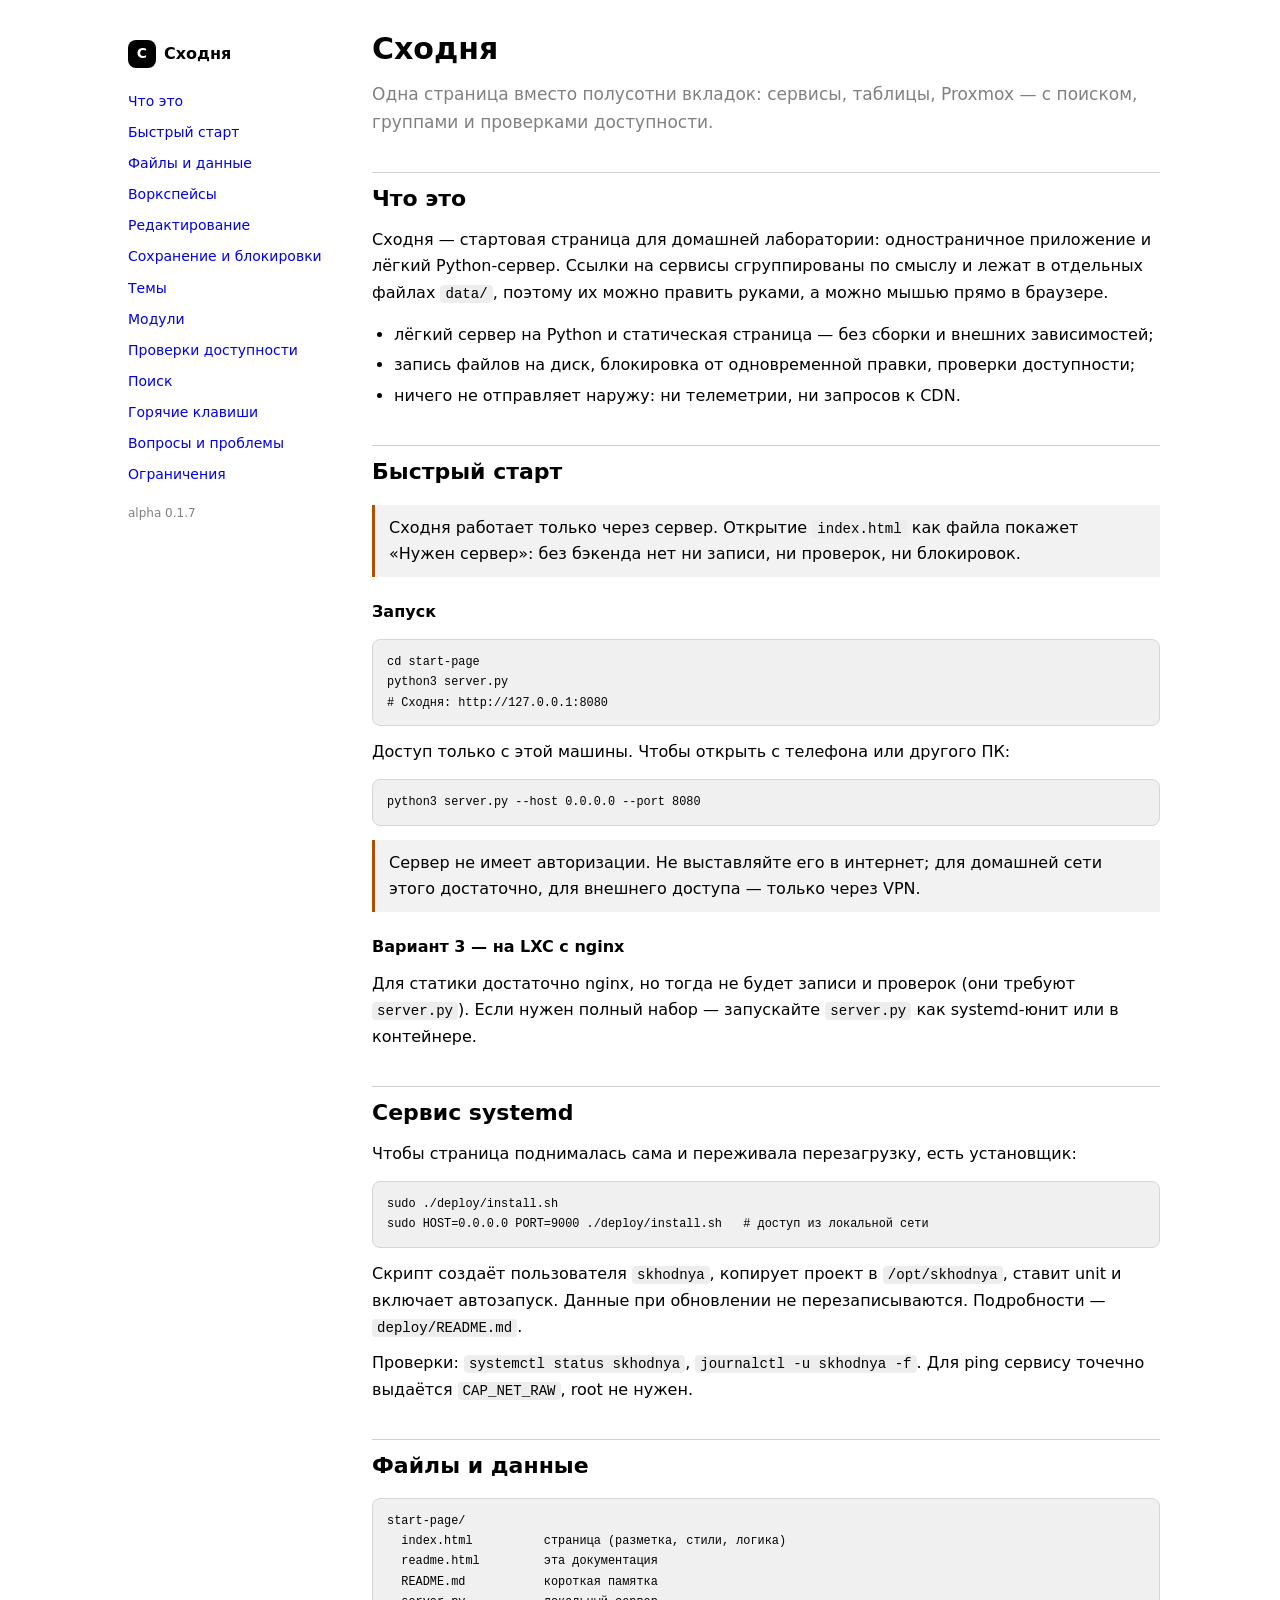
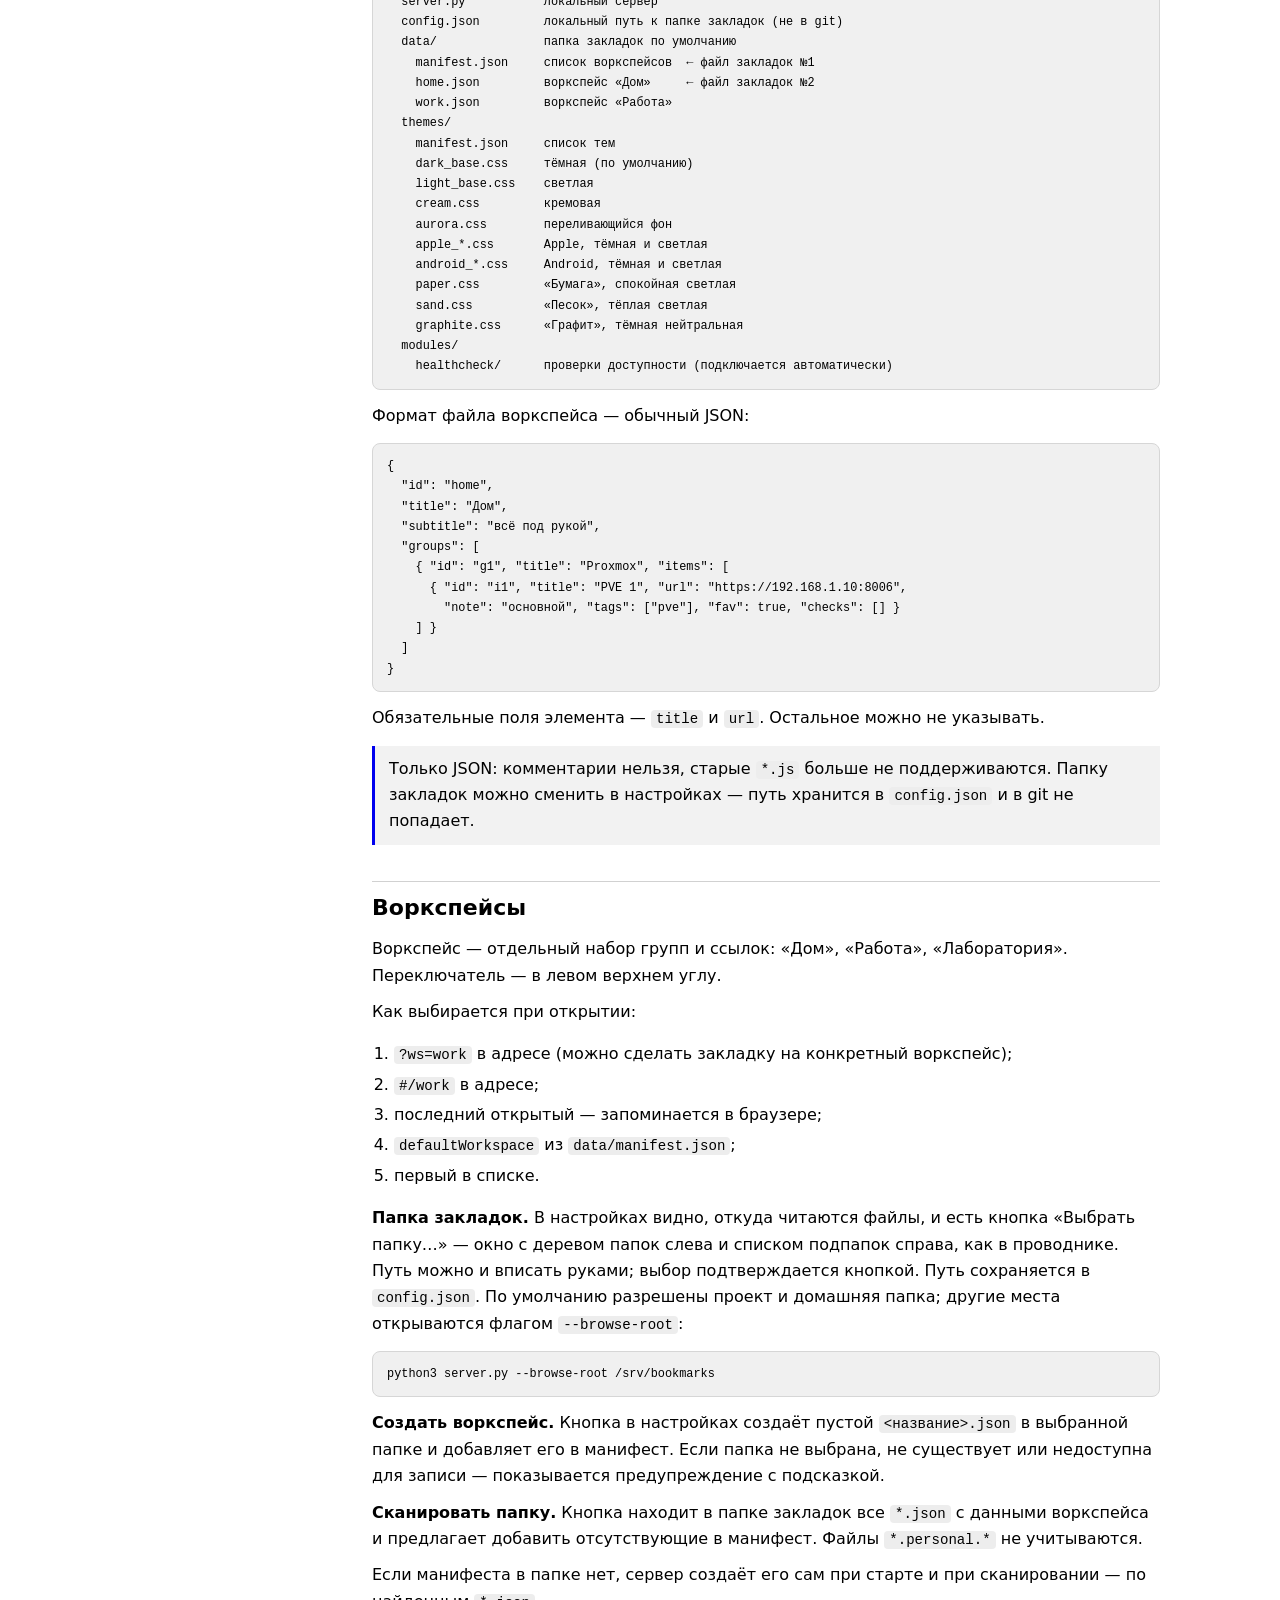
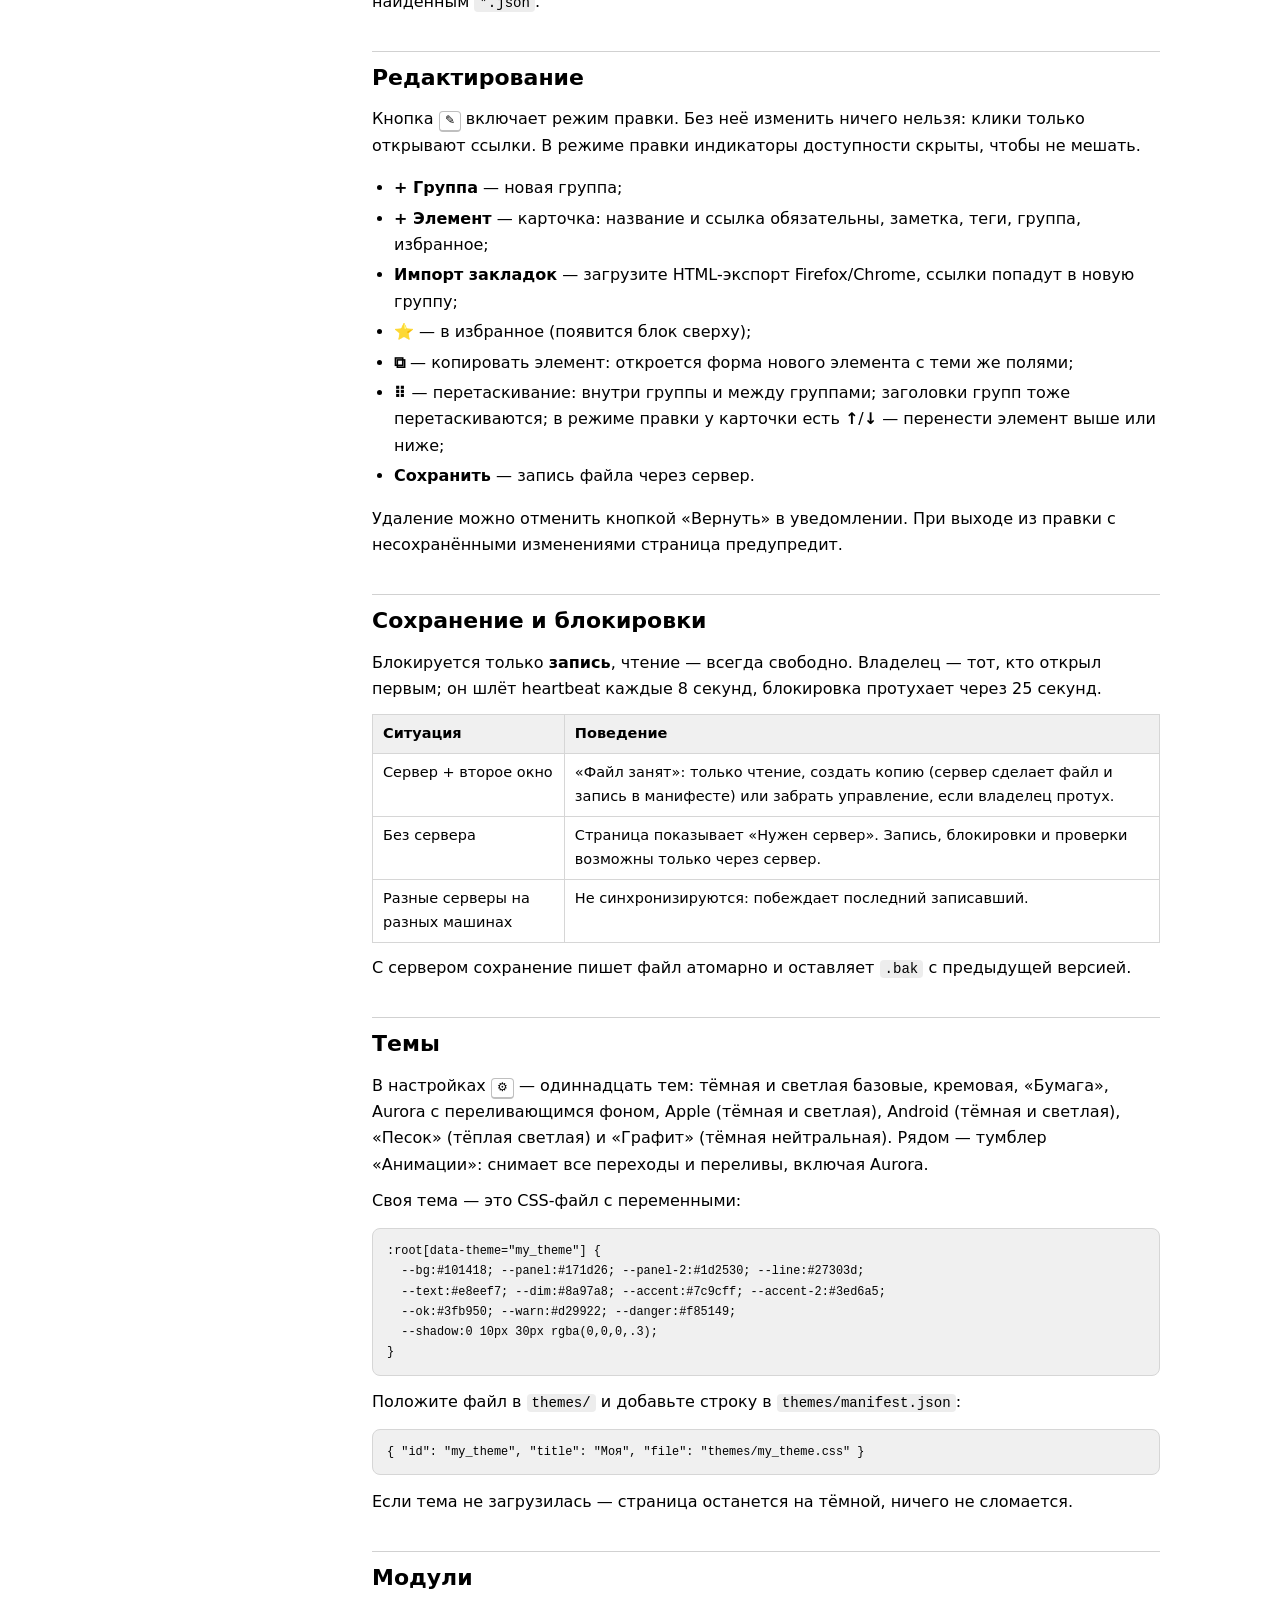
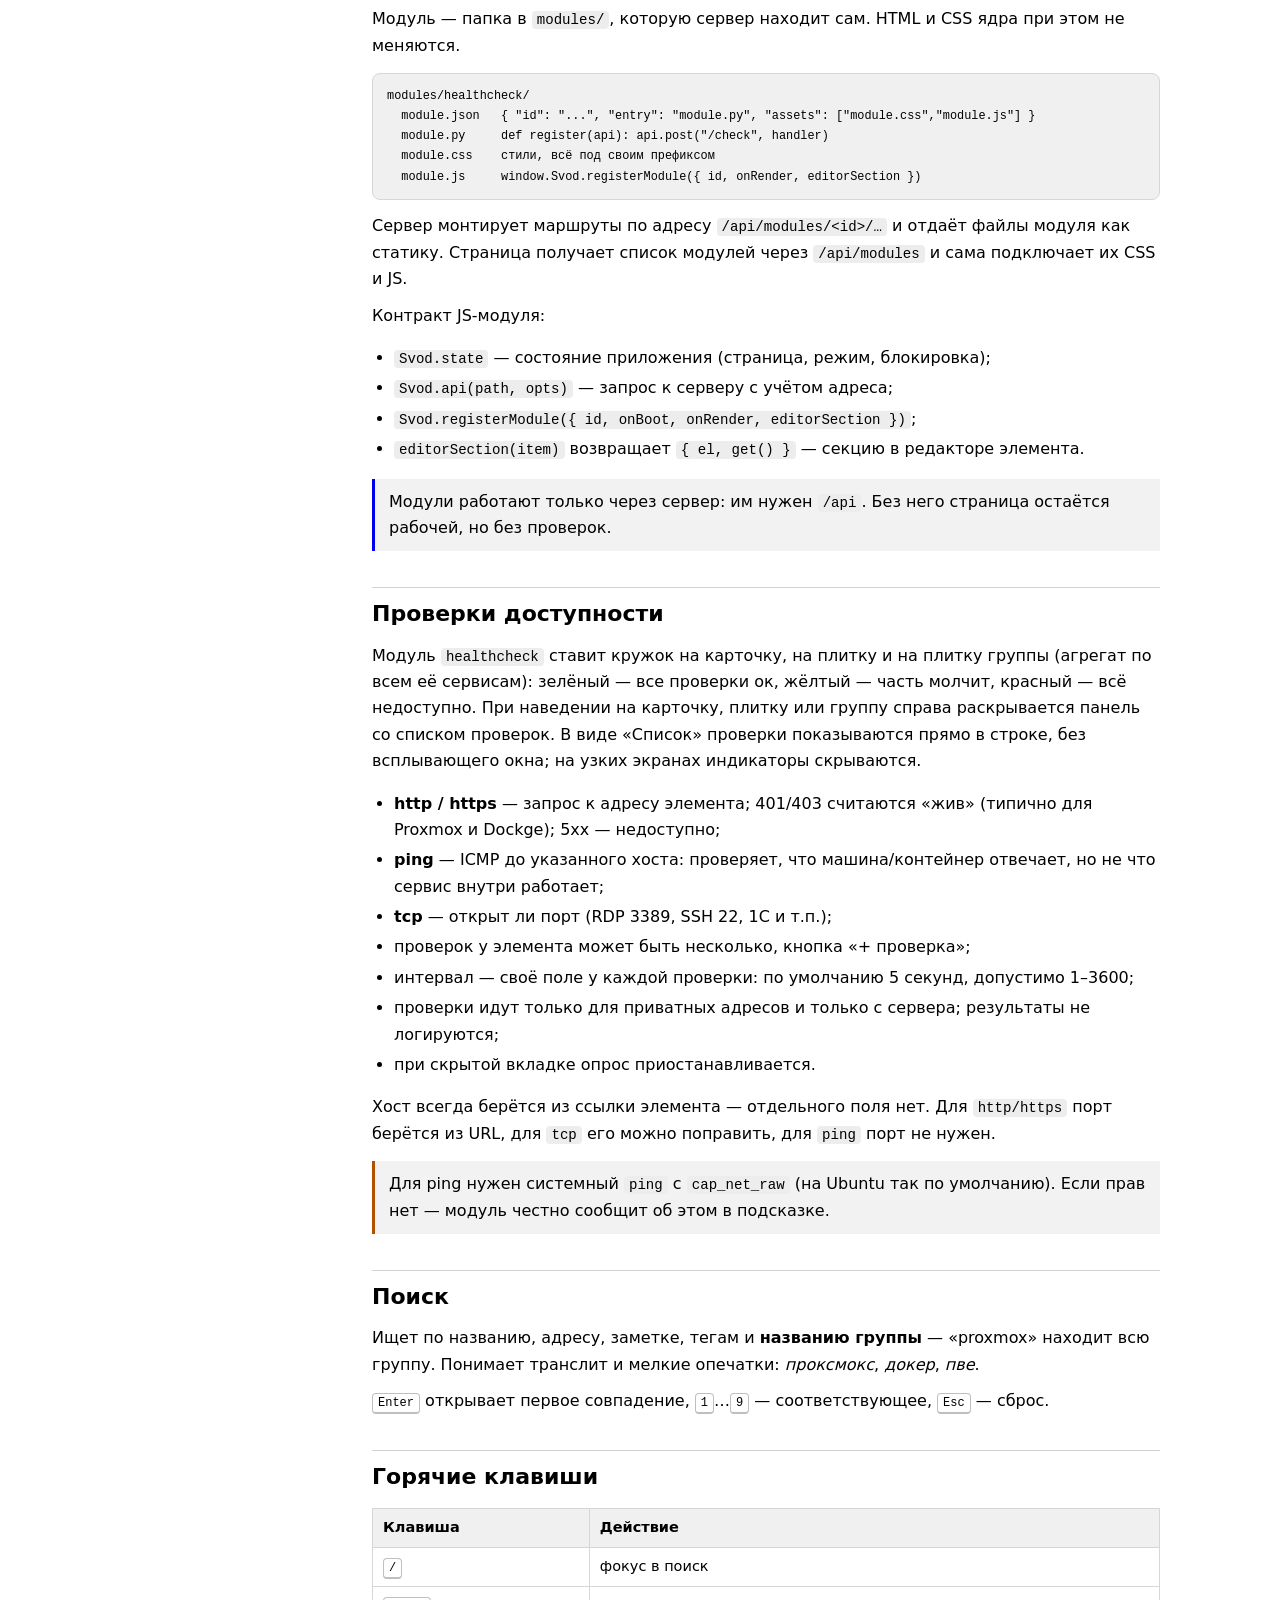
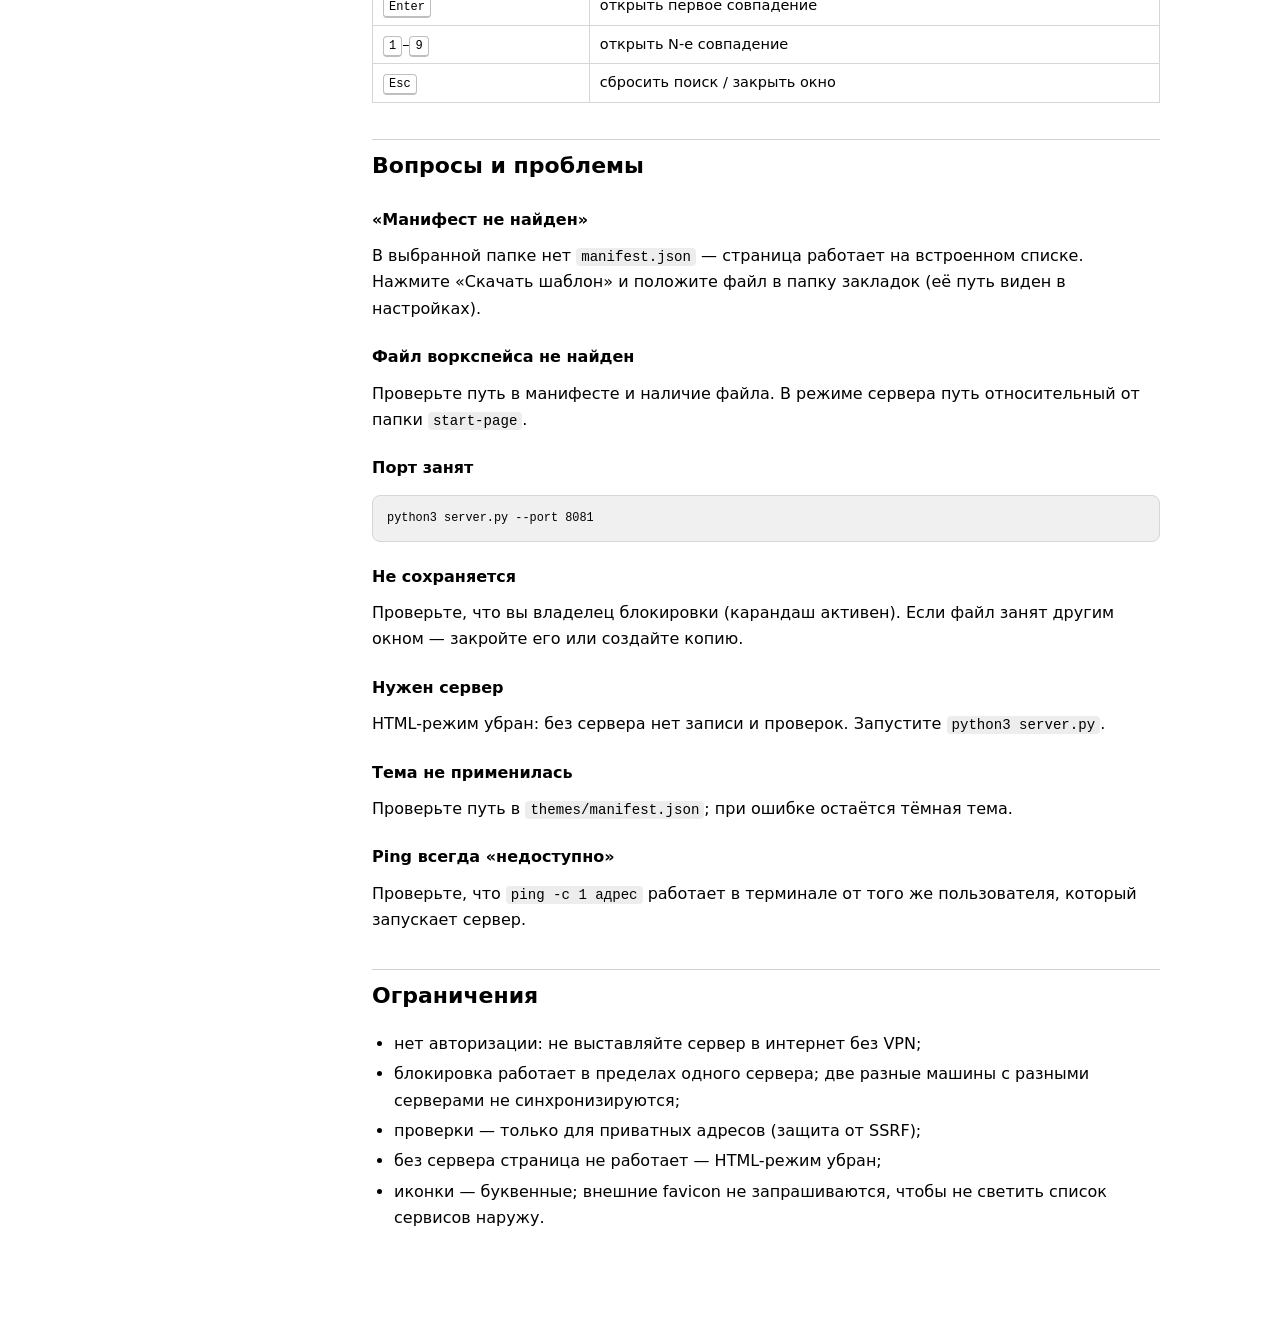
<file: readme.html>
<!doctype html>
<html lang="ru">
<head>
<meta charset="utf-8">
<meta name="viewport" content="width=device-width, initial-scale=1">
<title>Сходня — документация</title>
<style>
  :root { color-scheme: light dark; }
  * { box-sizing: border-box; }
  html { scroll-behavior: smooth; }
  body {
    margin: 0 auto; max-width: 1080px; padding: 24px 20px 60px;
    font: 16px/1.65 system-ui, -apple-system, "Segoe UI", Roboto, Ubuntu, sans-serif;
    color: CanvasText; background: Canvas;
  }
  .layout { display: grid; grid-template-columns: 220px minmax(0, 1fr); gap: 32px; }
  nav { position: sticky; top: 0; align-self: start; max-height: 100vh; overflow: auto; padding: 12px 0; }
  nav .brand { display: flex; align-items: center; gap: 8px; margin-bottom: 14px; text-decoration: none; color: inherit; }
  nav .logo { width: 28px; height: 28px; border-radius: 8px; display: grid; place-items: center;
    font-weight: 700; background: CanvasText; color: Canvas; }
  nav .brand b { font-size: 16px; }
  nav a { display: block; color: LinkText; text-decoration: none; font-size: 14px; padding: 4px 8px; border-radius: 6px; }
  nav a:hover { background: color-mix(in srgb, CanvasText 8%, Canvas); }
  nav a.sub { padding-left: 18px; font-size: 13px; }
  nav .ver { font-size: 12px; color: GrayText; margin-top: 14px; padding-left: 8px; }
  main { min-width: 0; }
  h1 { font-size: 30px; margin: 0 0 6px; }
  .lead { color: GrayText; margin: 0 0 24px; font-size: 17px; }
  h2 { font-size: 22px; margin: 36px 0 10px; padding-top: 8px;
    border-top: 1px solid color-mix(in srgb, CanvasText 18%, Canvas); }
  h3 { font-size: 16px; margin: 22px 0 6px; }
  p { margin: 10px 0; }
  a { color: LinkText; }
  code { font-family: ui-monospace, SFMono-Regular, Menlo, Consolas, monospace; font-size: .88em;
    background: color-mix(in srgb, CanvasText 7%, Canvas); border-radius: 4px; padding: 1px 5px; }
  pre { background: color-mix(in srgb, CanvasText 6%, Canvas); border: 1px solid color-mix(in srgb, CanvasText 16%, Canvas);
    border-radius: 8px; padding: 12px 14px; overflow: auto; font-size: 13.5px; line-height: 1.5; }
  pre code { background: none; padding: 0; }
  ul, ol { padding-left: 22px; }
  li { margin: 4px 0; }
  table { border-collapse: collapse; width: 100%; margin: 12px 0; font-size: 14.5px; }
  th, td { border: 1px solid color-mix(in srgb, CanvasText 16%, Canvas); padding: 7px 10px; text-align: left; vertical-align: top; }
  th { background: color-mix(in srgb, CanvasText 6%, Canvas); }
  .note { border-left: 3px solid LinkText; background: color-mix(in srgb, CanvasText 5%, Canvas);
    padding: 10px 14px; margin: 14px 0; }
  .warn { border-left-color: #b25000; }
  .bad { border-left-color: #b42318; }
  kbd { font: 12px/1 ui-monospace, monospace; border: 1px solid color-mix(in srgb, CanvasText 25%, Canvas);
    border-bottom-width: 2px; border-radius: 4px; padding: 2px 5px; }
  @media (max-width: 860px) {
    .layout { grid-template-columns: 1fr; gap: 0; }
    nav { position: static; max-height: none; border-bottom: 1px solid color-mix(in srgb, CanvasText 16%, Canvas); padding-bottom: 12px; }
    nav a { display: inline-block; margin: 2px; }
    nav a.sub { display: none; }
  }
</style>
</head>
<body>
<div class="layout">
<nav>
  <a class="brand" href="index.html"><span class="logo">С</span><b>Сходня</b></a>
  <a href="#about">Что это</a>
  <a href="#start">Быстрый старт</a>
  <a href="#files">Файлы и данные</a>
  <a href="#workspaces">Воркспейсы</a>
  <a href="#edit">Редактирование</a>
  <a href="#save">Сохранение и блокировки</a>
  <a href="#themes">Темы</a>
  <a href="#modules">Модули</a>
  <a href="#health">Проверки доступности</a>
  <a href="#search">Поиск</a>
  <a href="#keys">Горячие клавиши</a>
  <a href="#faq">Вопросы и проблемы</a>
  <a href="#limits">Ограничения</a>
  <div class="ver">alpha 0.1.7</div>
</nav>

<main>
<h1>Сходня</h1>
<p class="lead">Одна страница вместо полусотни вкладок: сервисы, таблицы, Proxmox — с поиском, группами и проверками доступности.</p>

<h2 id="about">Что это</h2>
<p>Сходня — стартовая страница для домашней лаборатории: одностраничное приложение и лёгкий Python-сервер. Ссылки на сервисы сгруппированы по смыслу и лежат в отдельных файлах <code>data/</code>, поэтому их можно править руками, а можно мышью прямо в браузере.</p>
<ul>
  <li>лёгкий сервер на Python и статическая страница — без сборки и внешних зависимостей;</li>
  <li>запись файлов на диск, блокировка от одновременной правки, проверки доступности;</li>
  <li>ничего не отправляет наружу: ни телеметрии, ни запросов к CDN.</li>
</ul>

<h2 id="start">Быстрый старт</h2>
<div class="warn note">Сходня работает только через сервер. Открытие <code>index.html</code> как файла покажет «Нужен сервер»: без бэкенда нет ни записи, ни проверок, ни блокировок.</div>
<h3>Запуск</h3>
<pre><code>cd start-page
python3 server.py
# Сходня: http://127.0.0.1:8080</code></pre>
<p>Доступ только с этой машины. Чтобы открыть с телефона или другого ПК:</p>
<pre><code>python3 server.py --host 0.0.0.0 --port 8080</code></pre>
<div class="warn note">Сервер не имеет авторизации. Не выставляйте его в интернет; для домашней сети этого достаточно, для внешнего доступа — только через VPN.</div>
<h3>Вариант 3 — на LXC с nginx</h3>
<p>Для статики достаточно nginx, но тогда не будет записи и проверок (они требуют <code>server.py</code>). Если нужен полный набор — запускайте <code>server.py</code> как systemd-юнит или в контейнере.</p>

<h2 id="service">Сервис systemd</h2>
<p>Чтобы страница поднималась сама и переживала перезагрузку, есть установщик:</p>
<pre><code>sudo ./deploy/install.sh
sudo HOST=0.0.0.0 PORT=9000 ./deploy/install.sh   # доступ из локальной сети</code></pre>
<p>Скрипт создаёт пользователя <code>skhodnya</code>, копирует проект в <code>/opt/skhodnya</code>, ставит unit и включает автозапуск. Данные при обновлении не перезаписываются. Подробности — <code>deploy/README.md</code>.</p>
<p>Проверки: <code>systemctl status skhodnya</code>, <code>journalctl -u skhodnya -f</code>. Для ping сервису точечно выдаётся <code>CAP_NET_RAW</code>, root не нужен.</p>

<h2 id="files">Файлы и данные</h2>
<pre><code>start-page/
  index.html          страница (разметка, стили, логика)
  readme.html         эта документация
  README.md           короткая памятка
  server.py           локальный сервер
  config.json         локальный путь к папке закладок (не в git)
  data/               папка закладок по умолчанию
    manifest.json     список воркспейсов  ← файл закладок №1
    home.json         воркспейс «Дом»     ← файл закладок №2
    work.json         воркспейс «Работа»
  themes/
    manifest.json     список тем
    dark_base.css     тёмная (по умолчанию)
    light_base.css    светлая
    cream.css         кремовая
    aurora.css        переливающийся фон
    apple_*.css       Apple, тёмная и светлая
    android_*.css     Android, тёмная и светлая
    paper.css         «Бумага», спокойная светлая
    sand.css          «Песок», тёплая светлая
    graphite.css      «Графит», тёмная нейтральная
  modules/
    healthcheck/      проверки доступности (подключается автоматически)</code></pre>
<p>Формат файла воркспейса — обычный JSON:</p>
<pre><code>{
  "id": "home",
  "title": "Дом",
  "subtitle": "всё под рукой",
  "groups": [
    { "id": "g1", "title": "Proxmox", "items": [
      { "id": "i1", "title": "PVE 1", "url": "https://192.168.1.10:8006",
        "note": "основной", "tags": ["pve"], "fav": true, "checks": [] }
    ] }
  ]
}</code></pre>
<p>Обязательные поля элемента — <code>title</code> и <code>url</code>. Остальное можно не указывать.</p>
<div class="note">Только JSON: комментарии нельзя, старые <code>*.js</code> больше не поддерживаются. Папку закладок можно сменить в настройках — путь хранится в <code>config.json</code> и в git не попадает.</div>

<h2 id="workspaces">Воркспейсы</h2>
<p>Воркспейс — отдельный набор групп и ссылок: «Дом», «Работа», «Лаборатория». Переключатель — в левом верхнем углу.</p>
<p>Как выбирается при открытии:</p>
<ol>
  <li><code>?ws=work</code> в адресе (можно сделать закладку на конкретный воркспейс);</li>
  <li><code>#/work</code> в адресе;</li>
  <li>последний открытый — запоминается в браузере;</li>
  <li><code>defaultWorkspace</code> из <code>data/manifest.json</code>;</li>
  <li>первый в списке.</li>
</ol>
<p><b>Папка закладок.</b> В настройках видно, откуда читаются файлы, и есть кнопка «Выбрать папку…» — окно с деревом папок слева и списком подпапок справа, как в проводнике. Путь можно и вписать руками; выбор подтверждается кнопкой. Путь сохраняется в <code>config.json</code>. По умолчанию разрешены проект и домашняя папка; другие места открываются флагом <code>--browse-root</code>:</p>
<pre><code>python3 server.py --browse-root /srv/bookmarks</code></pre>
<p><b>Создать воркспейс.</b> Кнопка в настройках создаёт пустой <code>&lt;название&gt;.json</code> в выбранной папке и добавляет его в манифест. Если папка не выбрана, не существует или недоступна для записи — показывается предупреждение с подсказкой.</p>
<p><b>Сканировать папку.</b> Кнопка находит в папке закладок все <code>*.json</code> с данными воркспейса и предлагает добавить отсутствующие в манифест. Файлы <code>*.personal.*</code> не учитываются.</p>
<p>Если манифеста в папке нет, сервер создаёт его сам при старте и при сканировании — по найденным <code>*.json</code>.</p>

<h2 id="edit">Редактирование</h2>
<p>Кнопка <kbd>✎</kbd> включает режим правки. Без неё изменить ничего нельзя: клики только открывают ссылки. В режиме правки индикаторы доступности скрыты, чтобы не мешать.</p>
<ul>
  <li><b>+ Группа</b> — новая группа;</li>
  <li><b>+ Элемент</b> — карточка: название и ссылка обязательны, заметка, теги, группа, избранное;</li>
  <li><b>Импорт закладок</b> — загрузите HTML-экспорт Firefox/Chrome, ссылки попадут в новую группу;</li>
  <li><b>⭐</b> — в избранное (появится блок сверху);</li>
  <li><b>⧉</b> — копировать элемент: откроется форма нового элемента с теми же полями;</li>
  <li><b>⠿</b> — перетаскивание: внутри группы и между группами; заголовки групп тоже перетаскиваются; в режиме правки у карточки есть <b>↑</b>/<b>↓</b> — перенести элемент выше или ниже;</li>
  <li><b>Сохранить</b> — запись файла через сервер.</li>
</ul>
<p>Удаление можно отменить кнопкой «Вернуть» в уведомлении. При выходе из правки с несохранёнными изменениями страница предупредит.</p>

<h2 id="save">Сохранение и блокировки</h2>
<p>Блокируется только <b>запись</b>, чтение — всегда свободно. Владелец — тот, кто открыл первым; он шлёт heartbeat каждые 8 секунд, блокировка протухает через 25 секунд.</p>
<table>
  <tr><th>Ситуация</th><th>Поведение</th></tr>
  <tr><td>Сервер + второе окно</td><td>«Файл занят»: только чтение, создать копию (сервер сделает файл и запись в манифесте) или забрать управление, если владелец протух.</td></tr>
  <tr><td>Без сервера</td><td>Страница показывает «Нужен сервер». Запись, блокировки и проверки возможны только через сервер.</td></tr>
  <tr><td>Разные серверы на разных машинах</td><td>Не синхронизируются: побеждает последний записавший.</td></tr>
</table>
<p>С сервером сохранение пишет файл атомарно и оставляет <code>.bak</code> с предыдущей версией.</p>

<h2 id="themes">Темы</h2>
<p>В настройках <kbd>⚙</kbd> — одиннадцать тем: тёмная и светлая базовые, кремовая, «Бумага», Aurora с переливающимся фоном, Apple (тёмная и светлая), Android (тёмная и светлая), «Песок» (тёплая светлая) и «Графит» (тёмная нейтральная). Рядом — тумблер «Анимации»: снимает все переходы и переливы, включая Aurora.</p>
<p>Своя тема — это CSS-файл с переменными:</p>
<pre><code>:root[data-theme="my_theme"] {
  --bg:#101418; --panel:#171d26; --panel-2:#1d2530; --line:#27303d;
  --text:#e8eef7; --dim:#8a97a8; --accent:#7c9cff; --accent-2:#3ed6a5;
  --ok:#3fb950; --warn:#d29922; --danger:#f85149;
  --shadow:0 10px 30px rgba(0,0,0,.3);
}</code></pre>
<p>Положите файл в <code>themes/</code> и добавьте строку в <code>themes/manifest.json</code>:</p>
<pre><code>{ "id": "my_theme", "title": "Моя", "file": "themes/my_theme.css" }</code></pre>
<p>Если тема не загрузилась — страница останется на тёмной, ничего не сломается.</p>

<h2 id="modules">Модули</h2>
<p>Модуль — папка в <code>modules/</code>, которую сервер находит сам. HTML и CSS ядра при этом не меняются.</p>
<pre><code>modules/healthcheck/
  module.json   { "id": "...", "entry": "module.py", "assets": ["module.css","module.js"] }
  module.py     def register(api): api.post("/check", handler)
  module.css    стили, всё под своим префиксом
  module.js     window.Svod.registerModule({ id, onRender, editorSection })</code></pre>
<p>Сервер монтирует маршруты по адресу <code>/api/modules/&lt;id&gt;/…</code> и отдаёт файлы модуля как статику. Страница получает список модулей через <code>/api/modules</code> и сама подключает их CSS и JS.</p>
<p>Контракт JS-модуля:</p>
<ul>
  <li><code>Svod.state</code> — состояние приложения (страница, режим, блокировка);</li>
  <li><code>Svod.api(path, opts)</code> — запрос к серверу с учётом адреса;</li>
  <li><code>Svod.registerModule({ id, onBoot, onRender, editorSection })</code>;</li>
  <li><code>editorSection(item)</code> возвращает <code>{ el, get() }</code> — секцию в редакторе элемента.</li>
</ul>
<div class="note">Модули работают только через сервер: им нужен <code>/api</code>. Без него страница остаётся рабочей, но без проверок.</div>

<h2 id="health">Проверки доступности</h2>
<p>Модуль <code>healthcheck</code> ставит кружок на карточку, на плитку и на плитку группы (агрегат по всем её сервисам): зелёный — все проверки ок, жёлтый — часть молчит, красный — всё недоступно. При наведении на карточку, плитку или группу справа раскрывается панель со списком проверок. В виде «Список» проверки показываются прямо в строке, без всплывающего окна; на узких экранах индикаторы скрываются.</p>
<ul>
  <li><b>http / https</b> — запрос к адресу элемента; 401/403 считаются «жив» (типично для Proxmox и Dockge); 5xx — недоступно;</li>
  <li><b>ping</b> — ICMP до указанного хоста: проверяет, что машина/контейнер отвечает, но не что сервис внутри работает;</li>
  <li><b>tcp</b> — открыт ли порт (RDP 3389, SSH 22, 1С и т.п.);</li>
  <li>проверок у элемента может быть несколько, кнопка «+ проверка»;</li>
  <li>интервал — своё поле у каждой проверки: по умолчанию 5 секунд, допустимо 1–3600;</li>
  <li>проверки идут только для приватных адресов и только с сервера; результаты не логируются;</li>
  <li>при скрытой вкладке опрос приостанавливается.</li>
</ul>
<p>Хост всегда берётся из ссылки элемента — отдельного поля нет. Для <code>http/https</code> порт берётся из URL, для <code>tcp</code> его можно поправить, для <code>ping</code> порт не нужен.</p>
<div class="warn note">Для ping нужен системный <code>ping</code> с <code>cap_net_raw</code> (на Ubuntu так по умолчанию). Если прав нет — модуль честно сообщит об этом в подсказке.</div>

<h2 id="search">Поиск</h2>
<p>Ищет по названию, адресу, заметке, тегам и <b>названию группы</b> — «proxmox» находит всю группу. Понимает транслит и мелкие опечатки: <i>проксмокс</i>, <i>докер</i>, <i>пве</i>.</p>
<p><kbd>Enter</kbd> открывает первое совпадение, <kbd>1</kbd>…<kbd>9</kbd> — соответствующее, <kbd>Esc</kbd> — сброс.</p>

<h2 id="keys">Горячие клавиши</h2>
<table>
  <tr><th>Клавиша</th><th>Действие</th></tr>
  <tr><td><kbd>/</kbd></td><td>фокус в поиск</td></tr>
  <tr><td><kbd>Enter</kbd></td><td>открыть первое совпадение</td></tr>
  <tr><td><kbd>1</kbd>–<kbd>9</kbd></td><td>открыть N-е совпадение</td></tr>
  <tr><td><kbd>Esc</kbd></td><td>сбросить поиск / закрыть окно</td></tr>
</table>

<h2 id="faq">Вопросы и проблемы</h2>
<h3>«Манифест не найден»</h3>
<p>В выбранной папке нет <code>manifest.json</code> — страница работает на встроенном списке. Нажмите «Скачать шаблон» и положите файл в папку закладок (её путь виден в настройках).</p>
<h3>Файл воркспейса не найден</h3>
<p>Проверьте путь в манифесте и наличие файла. В режиме сервера путь относительный от папки <code>start-page</code>.</p>
<h3>Порт занят</h3>
<pre><code>python3 server.py --port 8081</code></pre>
<h3>Не сохраняется</h3>
<p>Проверьте, что вы владелец блокировки (карандаш активен). Если файл занят другим окном — закройте его или создайте копию.</p>
<h3>Нужен сервер</h3>
<p>HTML-режим убран: без сервера нет записи и проверок. Запустите <code>python3 server.py</code>.</p>
<h3>Тема не применилась</h3>
<p>Проверьте путь в <code>themes/manifest.json</code>; при ошибке остаётся тёмная тема.</p>
<h3>Ping всегда «недоступно»</h3>
<p>Проверьте, что <code>ping -c 1 адрес</code> работает в терминале от того же пользователя, который запускает сервер.</p>

<h2 id="limits">Ограничения</h2>
<ul>
  <li>нет авторизации: не выставляйте сервер в интернет без VPN;</li>
  <li>блокировка работает в пределах одного сервера; две разные машины с разными серверами не синхронизируются;</li>
  <li>проверки — только для приватных адресов (защита от SSRF);</li>
  <li>без сервера страница не работает — HTML-режим убран;</li>
  <li>иконки — буквенные; внешние favicon не запрашиваются, чтобы не светить список сервисов наружу.</li>
</ul>
</main>
</div>
</body>
</html>
</file>
